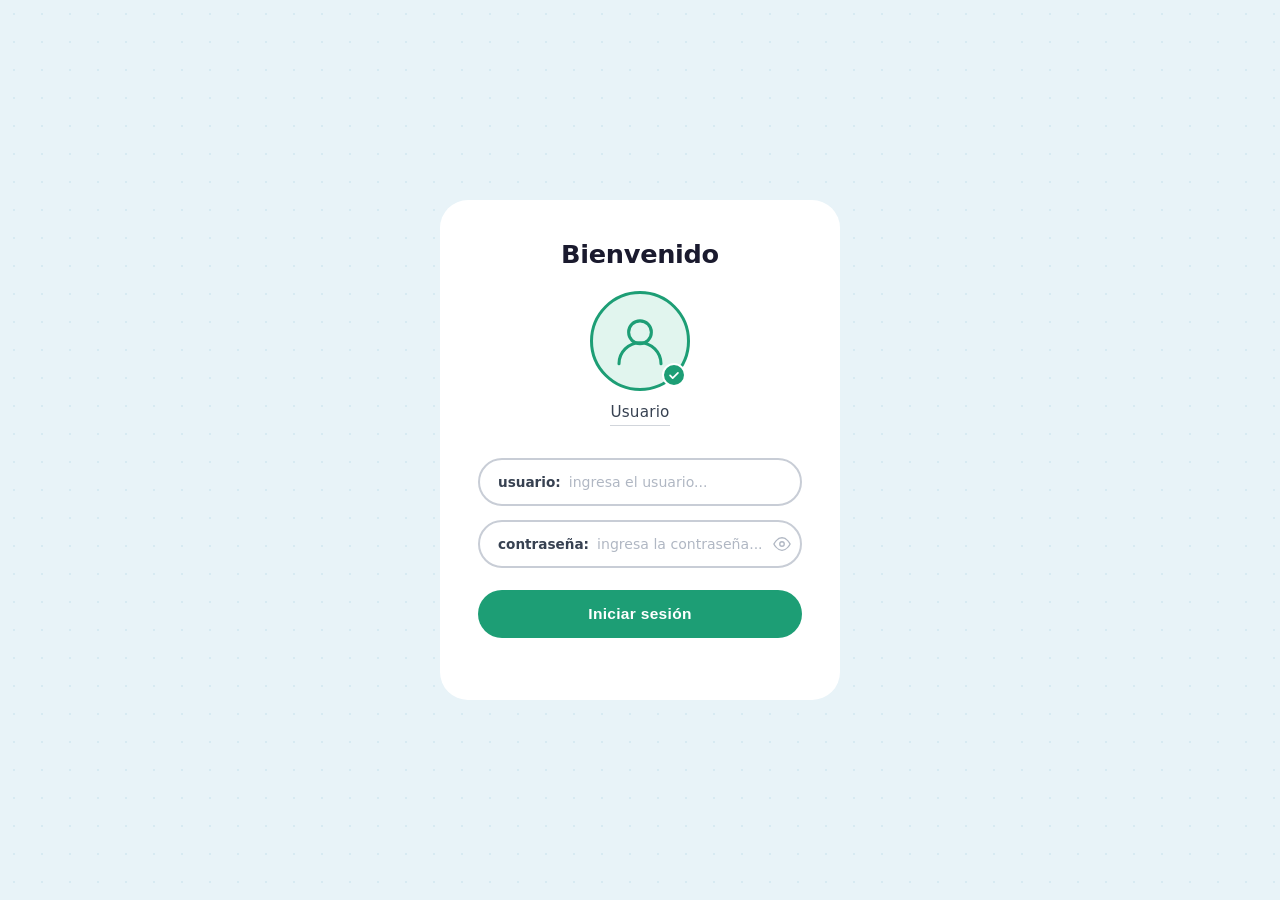
<file: index.html>
<!DOCTYPE html>
<html lang="es">
<head>
  <meta charset="UTF-8" />
  <meta name="viewport" content="width=device-width, initial-scale=1.0" />
  <title>Iniciar sesión</title>
  <link rel="stylesheet" href="styles.css" />
</head>
<body>
 
  <div class="bg"></div>
 
  <div class="card">
 
    <h1 class="welcome">Bienvenido</h1>
 
    <div class="avatar-wrap">
      <div class="avatar">
        <svg viewBox="0 0 64 64" fill="none" xmlns="http://www.w3.org/2000/svg" aria-hidden="true">
          <circle cx="32" cy="22" r="13" stroke="#1D9E75" stroke-width="3.5" fill="none"/>
          <path d="M8 58c0-13.255 10.745-24 24-24s24 10.745 24 24" stroke="#1D9E75" stroke-width="3.5" stroke-linecap="round" fill="none"/>
        </svg>
      </div>
      <div class="avatar-badge" aria-hidden="true">
        <svg viewBox="0 0 16 16" fill="none" xmlns="http://www.w3.org/2000/svg">
          <path d="M3.5 8.5l3 3 6-6" stroke="#fff" stroke-width="2" stroke-linecap="round" stroke-linejoin="round"/>
        </svg>
      </div>
    </div>
 
    <p class="username-label">Usuario</p>
 
    <div class="fields">

         <div class="field">
        <label for="username">usuario:</label>
        <input
          type="text"
          id="username"
          placeholder="ingresa el usuario..."
          autocomplete="username"
        />
      </div>
 
      <div class="field">
        <label for="password">contraseña:</label>
        <input
          type="password"
          id="password"
          placeholder="ingresa la contraseña..."
          autocomplete="current-password"
        />
        <button class="eye-btn" type="button" aria-label="Mostrar contraseña" data-target="password">
          <svg viewBox="0 0 20 20" fill="none" xmlns="http://www.w3.org/2000/svg" class="eye-icon">
            <path d="M1 10s3.5-7 9-7 9 7 9 7-3.5 7-9 7-9-7-9-7z" stroke="currentColor" stroke-width="1.5" stroke-linecap="round"/>
            <circle cx="10" cy="10" r="2.5" stroke="currentColor" stroke-width="1.5"/>
          </svg>
        </button>
      </div>
 
     
 
    </div>
 
    <button class="btn-login" type="button" id="loginBtn">
      Iniciar sesión
    </button>
 
    <p class="error-msg" id="errorMsg" aria-live="polite"></p>
 
  </div>
 
  <script src="script.js"></script>
</body>
</html>
</file>
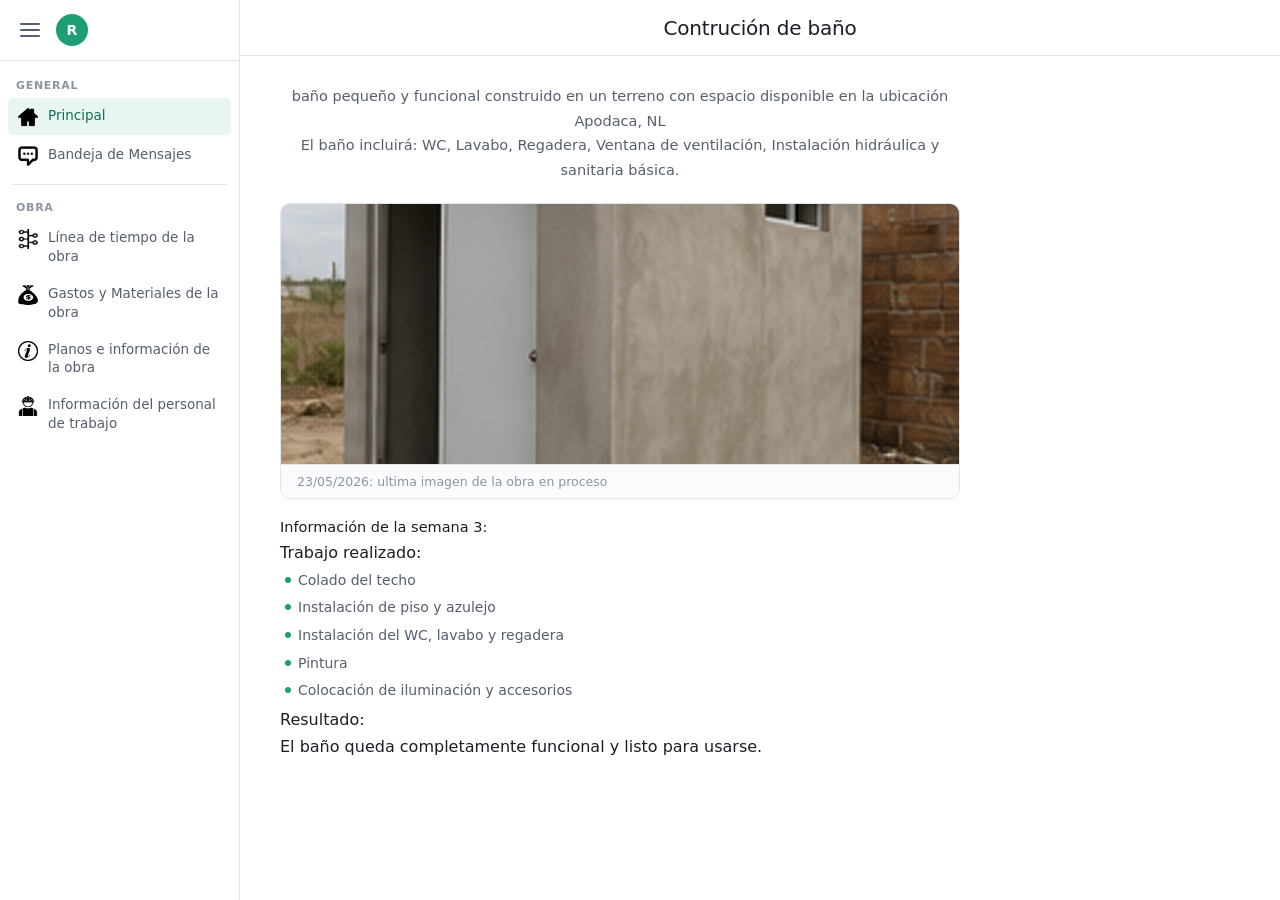
<file: dashboard.html>
<!DOCTYPE html>
<html lang="es">
<head>
  <meta charset="UTF-8" />
  <meta name="viewport" content="width=device-width, initial-scale=1.0" />
  <title>Construcción de cabaña</title>
  <link rel="stylesheet" href="dashboard.css" />
</head>
<body>

  <div class="shell">

    <!-- ── SIDEBAR ─────────────────────────────────── -->
    <aside class="sidebar" id="sidebar">

      <div class="sb-header">
        <button class="sb-menu" id="toggleSidebar" aria-label="Cerrar menú">
          <span class="ham-line"></span>
          <span class="ham-line"></span>
          <span class="ham-line"></span>
        </button>
        <div class="sb-avatar" aria-label="Usuario R">R</div>
      </div>

      <nav class="sb-nav" aria-label="Navegación principal">

        <p class="nav-section-label">General</p>

        <a href="#" class="nav-item active" data-page="principal">
          <img src="Imagenes/Casa.png" alt="Home" class="nav-icon" aria-hidden="true" />
          <span>Principal</span>
        </a>

        <a href="#" class="nav-item" data-page="mensajes">
          <img src="Imagenes/Mensajes.png" alt="Mensajes" class="nav-icon" aria-hidden="true" />
          <span>Bandeja de Mensajes</span>
        </a>

        <div class="nav-divider"></div>
        <p class="nav-section-label">Obra</p>

        <a href="#" class="nav-item" data-page="linea">
          <img src="Imagenes/linea de tiempo.png" alt="Línea de tiempo" class="nav-icon" aria-hidden="true" />
          <span>Línea de tiempo de la obra</span>
        </a>

        <a href="#" class="nav-item" data-page="gastos">
          <img src="Imagenes/Gastos.png" alt="Gastos" class="nav-icon" aria-hidden="true" />
          <span>Gastos y Materiales de la obra</span>
        </a>

        <a href="#" class="nav-item" data-page="planos">
          <img src="Imagenes/información.png" alt="Planos" class="nav-icon" aria-hidden="true" />
          <span>Planos e información de la obra</span>
        </a>

        <a href="#" class="nav-item" data-page="personal">
          <img src="Imagenes/Personal.png" alt="Personal" class="nav-icon" aria-hidden="true" />
          <span>Información del personal de trabajo</span>
        </a>

      </nav>
    </aside>

    <!-- ── MAIN ────────────────────────────────────── -->
    <main class="main">

      <header class="topbar">
        <h1 class="page-title">Contrución de baño</h1>
      </header>

      <div class="content" id="content-principal">

        <p class="project-desc">
          baño pequeño y funcional construido en un terreno con espacio disponible en la ubicación Apodaca, NL<br>
          El baño incluirá:
          WC,
          Lavabo,
          Regadera,
          Ventana de ventilación,
          Instalación hidráulica y sanitaria básica.
        </p>

        <figure class="obra-figure">
          <!--
            Reemplaza el src con la ruta real de tu imagen.
            Ejemplo: src="imagenes/obra-semana3.jpg"
          -->
          <img
            src="Semana3.png"
            alt="Obra en proceso — semana 3"
            class="obra-img"
            onerror="this.parentElement.classList.add('img-fallback')"
          />
          <figcaption>23/05/2026: ultima imagen de la obra en proceso</figcaption>
        </figure>

        <section class="bitacora">
          <h2 class="bitacora-title">Información de la semana 3:</h2>
         <p class="bitacora-result">
            Trabajo realizado:
          </p>
          <ul class="bitacora-list">
            <li>Colado del techo</li>
            <li>Instalación de piso y azulejo</li>
            <li>Instalación del WC, lavabo y regadera</li>
            <li>Pintura</li>
            <li>Colocación de iluminación y accesorios</li>
          </ul>
          <p class="bitacora-result">
            Resultado:
          </p>
          <p class="bitacora-result">
            El baño queda completamente funcional y listo para usarse.
          </p>
        </section>

      </div>

    </main>
  </div>

  <script src="dashboard.js"></script>
</body>
</html>
</file>
<file: styles.css>
/* ── Reset ───────────────────────────────────────────── */
*, *::before, *::after {
  box-sizing: border-box;
  margin: 0;
  padding: 0;
}
 
/* ── Base ────────────────────────────────────────────── */
:root {
  --green:        #1D9E75;
  --green-light:  #E1F5EE;
  --green-dark:   #0F6E56;
  --gray-border:  #c8cdd6;
  --gray-text:    #6b7280;
  --placeholder:  #b0b7c3;
  --bg-page:      #e8f3f8;
  --white:        #ffffff;
  --radius-card:  28px;
  --radius-field: 999px;
  --font:         'Segoe UI', system-ui, sans-serif;
}
 
html, body {
  height: 100%;
}
 
body {
  font-family: var(--font);
  background: var(--bg-page);
  display: flex;
  align-items: center;
  justify-content: center;
  min-height: 100vh;
  padding: 1.5rem;
}
 
/* ── Subtle background dots ──────────────────────────── */
.bg {
  position: fixed;
  inset: 0;
  background-image: radial-gradient(circle, #b8d8e8 1px, transparent 1px);
  background-size: 28px 28px;
  opacity: 0.35;
  pointer-events: none;
  z-index: 0;
}
 
/* ── Card ────────────────────────────────────────────── */
.card {
  position: relative;
  z-index: 1;
  background: var(--white);
  border-radius: var(--radius-card);
  padding: 2.4rem 2.4rem 2rem;
  width: 100%;
  max-width: 400px;
  display: flex;
  flex-direction: column;
  align-items: center;
  gap: 0;
  animation: cardIn 0.45s cubic-bezier(0.22, 1, 0.36, 1) both;
}
 
@keyframes cardIn {
  from { opacity: 0; transform: translateY(18px) scale(0.97); }
  to   { opacity: 1; transform: translateY(0)    scale(1);    }
}
 
/* ── "Bienvenido" heading ────────────────────────────── */
.welcome {
  font-size: 1.6rem;
  font-weight: 600;
  color: #1a1a2e;
  letter-spacing: -0.3px;
  margin-bottom: 1.4rem;
}
 
/* ── Avatar ──────────────────────────────────────────── */
.avatar-wrap {
  position: relative;
  margin-bottom: 0.75rem;
}
 
.avatar {
  width: 100px;
  height: 100px;
  border-radius: 50%;
  background: var(--green-light);
  border: 3px solid var(--green);
  display: flex;
  align-items: center;
  justify-content: center;
  animation: avatarPop 0.5s 0.15s cubic-bezier(0.34, 1.56, 0.64, 1) both;
}
 
@keyframes avatarPop {
  from { transform: scale(0.7); opacity: 0; }
  to   { transform: scale(1);   opacity: 1; }
}
 
.avatar svg {
  width: 56px;
  height: 56px;
}
 
.avatar-badge {
  position: absolute;
  bottom: 4px;
  right: 4px;
  width: 24px;
  height: 24px;
  border-radius: 50%;
  background: var(--green);
  border: 2.5px solid var(--white);
  display: flex;
  align-items: center;
  justify-content: center;
}
 
.avatar-badge svg {
  width: 14px;
  height: 14px;
}
 
/* ── Username label ──────────────────────────────────── */
.username-label {
  font-size: 0.95rem;
  color: #374151;
  font-weight: 400;
  padding-bottom: 4px;
  border-bottom: 1.5px solid #d1d5db;
  margin-bottom: 2rem;
  letter-spacing: 0.2px;
}
 
/* ── Fields ──────────────────────────────────────────── */
.fields {
  width: 100%;
  display: flex;
  flex-direction: column;
  gap: 0.85rem;
  margin-bottom: 1.4rem;
}
 
.field {
  position: relative;
  display: flex;
  align-items: center;
  border: 2px solid var(--gray-border);
  border-radius: var(--radius-field);
  padding: 0 1.1rem;
  height: 48px;
  background: var(--white);
  transition: border-color 0.2s;
}
 
.field:focus-within {
  border-color: var(--green);
}
 
.field label {
  font-size: 0.85rem;
  font-weight: 600;
  color: #374151;
  white-space: nowrap;
  margin-right: 0.5rem;
  flex-shrink: 0;
  cursor: default;
  user-select: none;
}
 
.field input {
  flex: 1;
  border: none;
  outline: none;
  font-size: 0.88rem;
  color: #1a1a2e;
  background: transparent;
  font-family: var(--font);
}
 
.field input::placeholder {
  color: var(--placeholder);
}
 
/* eye toggle */
.eye-btn {
  background: none;
  border: none;
  cursor: pointer;
  padding: 0;
  display: flex;
  align-items: center;
  color: var(--placeholder);
  flex-shrink: 0;
  transition: color 0.15s;
}
 
.eye-btn:hover { color: var(--green); }
 
.eye-icon { width: 18px; height: 18px; }
 
/* ── Login button ────────────────────────────────────── */
.btn-login {
  width: 100%;
  height: 48px;
  border-radius: var(--radius-field);
  background: var(--green);
  color: var(--white);
  font-size: 0.97rem;
  font-weight: 600;
  border: none;
  cursor: pointer;
  letter-spacing: 0.3px;
  transition: background 0.2s, transform 0.1s;
}
 
.btn-login:hover  { background: var(--green-dark); }
.btn-login:active { transform: scale(0.98); }
 
/* ── Error message ───────────────────────────────────── */
.error-msg {
  margin-top: 0.75rem;
  font-size: 0.82rem;
  color: #dc2626;
  min-height: 1.1rem;
  text-align: center;
}
 
/* ── Responsive ──────────────────────────────────────── */
@media (max-width: 420px) {
  .card { padding: 2rem 1.4rem 1.6rem; }
  .welcome { font-size: 1.35rem; }
}
</file>
<file: dashboard.css>
/* ── Reset ───────────────────────────────────────────── */
*, *::before, *::after {
  box-sizing: border-box;
  margin: 0;
  padding: 0;
}

/* ── Variables ───────────────────────────────────────── */
:root {
  --green:         #1D9E75;
  --green-light:   #E8F5F0;
  --green-dark:    #0F6E56;
  --sidebar-w:     240px;
  --topbar-h:      56px;
  --gray-border:   #e2e6ea;
  --gray-text:     #555f6d;
  --gray-muted:    #8c95a0;
  --bg-page:       #f5f7fa;
  --white:         #ffffff;
  --text-main:     #1a1e25;
  --font:          'Segoe UI', system-ui, -apple-system, sans-serif;
  --radius-sm:     6px;
  --radius-md:     10px;
  --transition:    0.2s ease;
}

html, body {
  height: 100%;
  font-family: var(--font);
  background: var(--bg-page);
  color: var(--text-main);
}

/* ── Shell ───────────────────────────────────────────── */
.shell {
  display: flex;
  height: 100vh;
  overflow: hidden;
}

/* ── SIDEBAR ─────────────────────────────────────────── */
.sidebar {
  width: var(--sidebar-w);
  flex-shrink: 0;
  background: var(--white);
  border-right: 1px solid var(--gray-border);
  display: flex;
  flex-direction: column;
  transition: width var(--transition);
  overflow: hidden;
}

.sidebar.collapsed {
  width: 56px;
}

/* Header del sidebar */
.sb-header {
  display: flex;
  align-items: center;
  gap: 12px;
  padding: 14px 14px 14px 16px;
  border-bottom: 1px solid var(--gray-border);
  flex-shrink: 0;
}

.sb-menu {
  background: none;
  border: none;
  cursor: pointer;
  display: flex;
  flex-direction: column;
  gap: 4px;
  padding: 4px;
  flex-shrink: 0;
}

.ham-line {
  display: block;
  width: 20px;
  height: 2px;
  background: var(--gray-text);
  border-radius: 2px;
  transition: background var(--transition);
}

.sb-menu:hover .ham-line { background: var(--green); }

.sb-avatar {
  width: 32px;
  height: 32px;
  border-radius: 50%;
  background: var(--green);
  color: var(--white);
  font-weight: 600;
  font-size: 14px;
  display: flex;
  align-items: center;
  justify-content: center;
  flex-shrink: 0;
}

/* Nav ─────────────────────────────────────────────────── */
.sb-nav {
  flex: 1;
  overflow-y: auto;
  overflow-x: hidden;
  padding: 12px 8px;
  display: flex;
  flex-direction: column;
  gap: 2px;
}

.nav-section-label {
  font-size: 11px;
  font-weight: 600;
  color: var(--gray-muted);
  letter-spacing: 0.7px;
  text-transform: uppercase;
  padding: 6px 8px 4px;
  white-space: nowrap;
  overflow: hidden;
}

.sidebar.collapsed .nav-section-label,
.sidebar.collapsed .nav-item span {
  display: none;
}

.nav-divider {
  height: 1px;
  background: var(--gray-border);
  margin: 8px 4px;
}

.nav-item {
  display: flex;
  align-items: flex-start;
  gap: 10px;
  padding: 8px 10px;
  border-radius: var(--radius-sm);
  text-decoration: none;
  color: var(--gray-text);
  font-size: 13.5px;
  line-height: 1.4;
  transition: background var(--transition), color var(--transition);
  cursor: pointer;
}

.nav-item:hover {
  background: var(--green-light);
  color: var(--green-dark);
}

.nav-item.active {
  background: var(--green-light);
  color: var(--green-dark);
  font-weight: 500;
}

.nav-icon {
  width: 20px;
  height: 20px;
  flex-shrink: 0;
  margin-top: 1px;
}

/* ── MAIN ────────────────────────────────────────────── */
.main {
  flex: 1;
  display: flex;
  flex-direction: column;
  overflow: hidden;
  background: var(--white);
}

/* Topbar */
.topbar {
  height: var(--topbar-h);
  display: flex;
  align-items: center;
  justify-content: center;
  border-bottom: 1px solid var(--gray-border);
  padding: 0 32px;
  flex-shrink: 0;
}

.page-title {
  font-size: 20px;
  font-weight: 500;
  color: var(--text-main);
  letter-spacing: -0.2px;
}

/* Content */
.content {
  flex: 1;
  overflow-y: auto;
  padding: 28px 40px 40px;
  display: flex;
  flex-direction: column;
  gap: 20px;
  max-width: 760px;
}

/* Descripción del proyecto */
.project-desc {
  font-size: 14.5px;
  color: var(--gray-text);
  line-height: 1.7;
  text-align: center;
}

/* Imagen de la obra */
.obra-figure {
  display: flex;
  flex-direction: column;
  gap: 0;
  border: 1px solid var(--gray-border);
  border-radius: var(--radius-md);
  overflow: hidden;
}

.obra-img {
  width: 100%;
  height: 260px;
  object-fit: cover;
  display: block;
  background: #d0dcd8;
}

/* Fallback si la imagen no carga */
.obra-figure.img-fallback .obra-img {
  min-height: 200px;
  background: #d8e6e0 url("data:image/svg+xml,%3Csvg xmlns='http://www.w3.org/2000/svg' width='48' height='48' fill='none' stroke='%23888' stroke-width='1.5' viewBox='0 0 24 24'%3E%3Crect x='3' y='3' width='18' height='18' rx='2'/%3E%3Ccircle cx='8.5' cy='8.5' r='1.5'/%3E%3Cpath d='M21 15l-5-5L5 21'/%3E%3C/svg%3E") center/48px no-repeat;
}

.obra-figure figcaption {
  padding: 9px 16px;
  font-size: 12.5px;
  color: var(--gray-muted);
  background: #fafbfc;
  border-top: 1px solid var(--gray-border);
}

/* Bitácora */
.bitacora {
  display: flex;
  flex-direction: column;
  gap: 8px;
}

.bitacora-title {
  font-size: 14.5px;
  font-weight: 500;
  color: var(--text-main);
}

.bitacora-list {
  list-style: none;
  display: flex;
  flex-direction: column;
  gap: 6px;
  padding: 0;
}

.bitacora-list li {
  position: relative;
  padding-left: 18px;
  font-size: 14px;
  color: var(--gray-text);
  line-height: 1.55;
}

.bitacora-list li::before {
  content: '';
  position: absolute;
  left: 5px;
  top: 7px;
  width: 6px;
  height: 6px;
  border-radius: 50%;
  background: var(--green);
}

/* ── Sidebar colapsado ───────────────────────────────── */
.sidebar.collapsed .nav-item {
  justify-content: center;
  padding: 10px;
}

.sidebar.collapsed .nav-item span,
.sidebar.collapsed .nav-section-label {
  display: none;
}

.sidebar.collapsed .sb-avatar {
  display: none;
}

/* ── Responsive ──────────────────────────────────────── */
@media (max-width: 600px) {
  :root { --sidebar-w: 200px; }
  .content { padding: 20px 20px 32px; }
  .page-title { font-size: 17px; }
}
</file>
